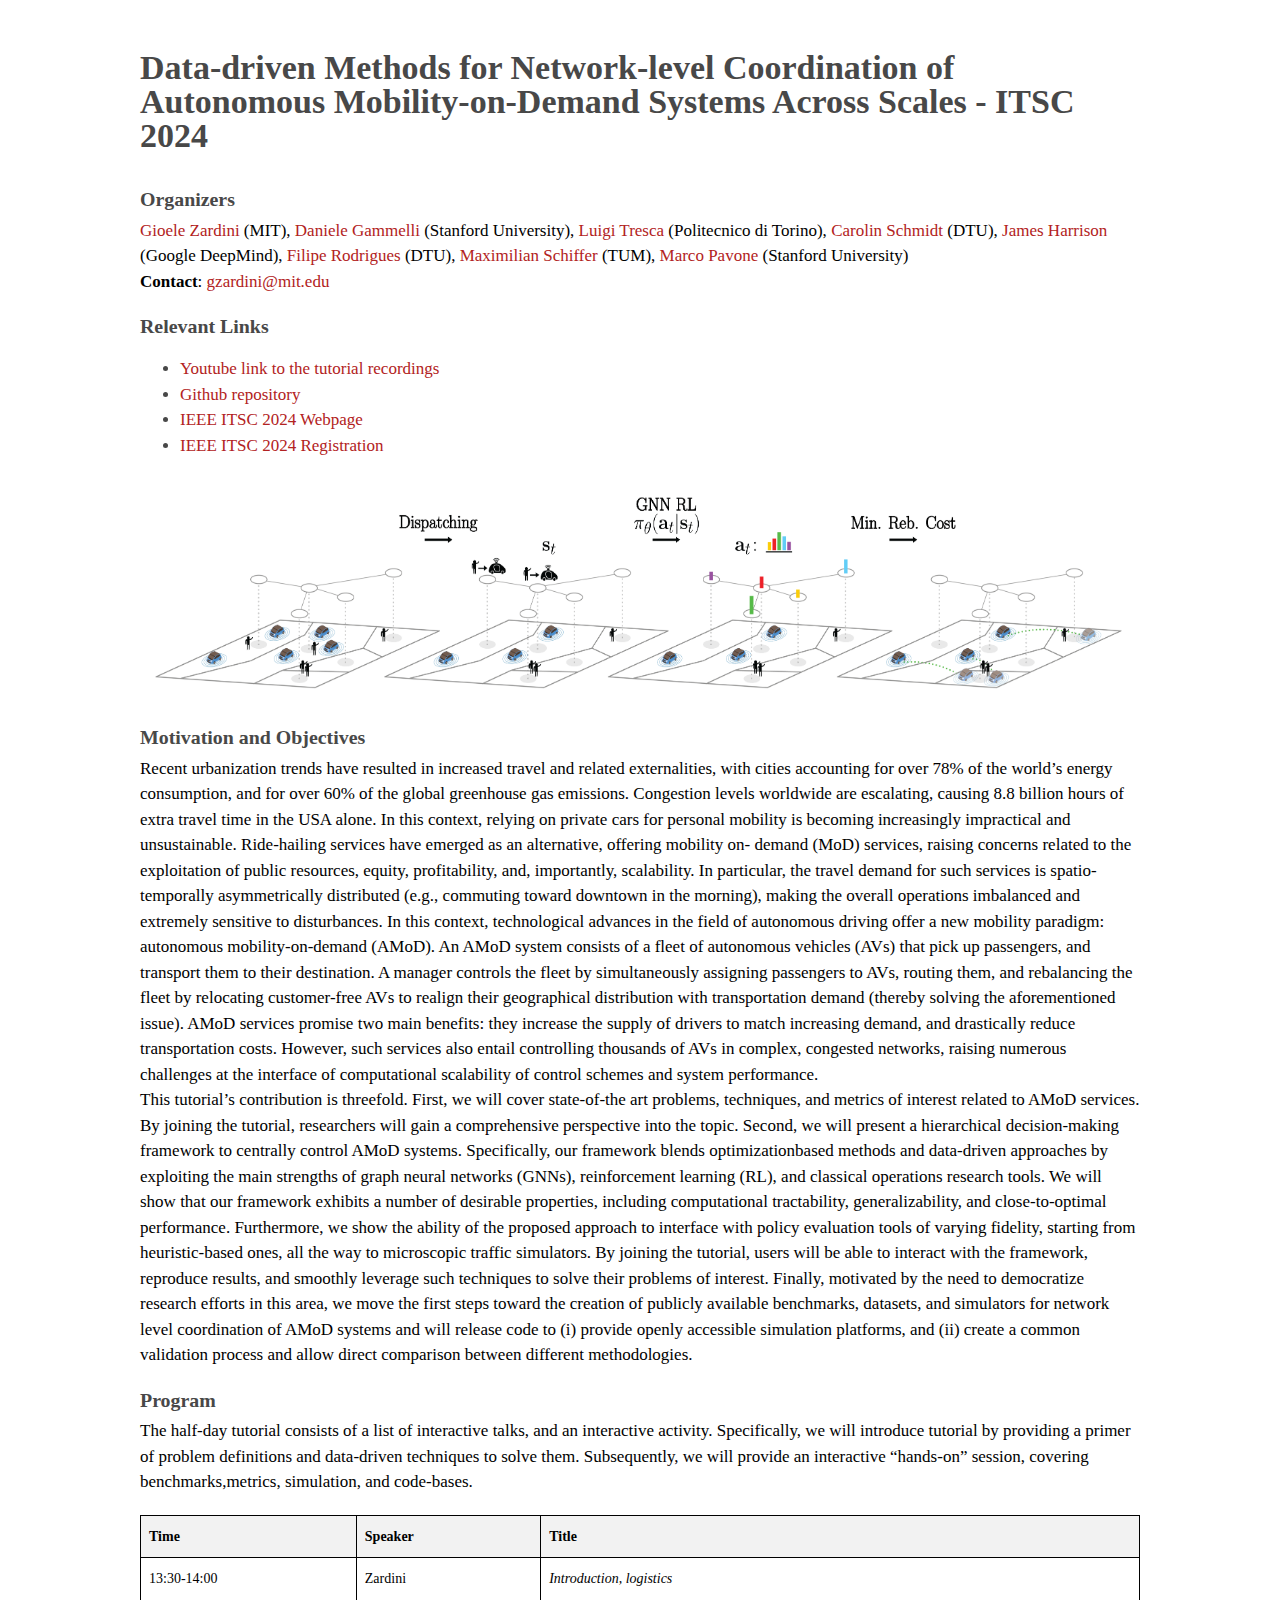
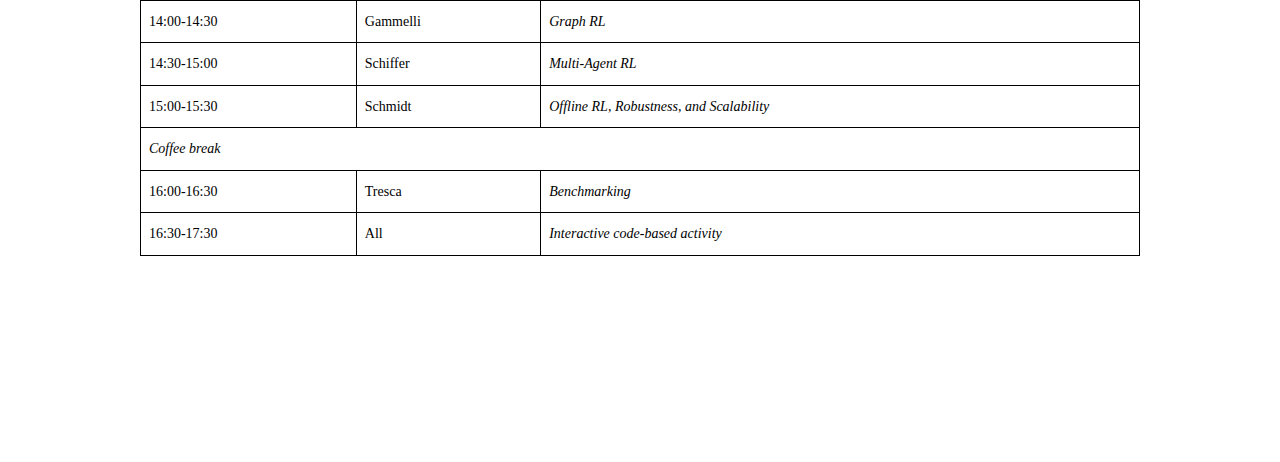
<file: index.html>
<!doctype html>
<html>
	<head>

</script>
		<link rel="stylesheet" href="https://maxcdn.bootstrapcdn.com/font-awesome/4.4.0/css/font-awesome.min.css">



		<title>Data-driven Methods for Network-level Coordination of Autonomous Mobility-on-Demand Systems Across Scales - ITSC 2024 </title>
		<!-- Il link sotto include lo stile -->
		<link rel="stylesheet" type="text/css" href="style.css">
		<style>
			h3 {
				margin-bottom: 5px; /* Adjust this value as needed */
			}
		</style>

	</head>

	<head>
		<meta charset="UTF-8">
		<meta name="viewport" content="width=device-width, initial-scale=1.0">
		<title>Workshop Program</title>
		<style>
			table {
				width: 100%;
				border-collapse: collapse;
				margin: 20px 0;
				font-size: 14px;
			}
			th, td {
				border: 1px solid #000;
				padding: 8px;
				text-align: left;
			}
			th {
				background-color: #f2f2f2;
			}
			.multicolumn {
				text-align: center;
				font-style: italic;
			}
		</style>
	</head>

	<body>

		<h1>Data-driven Methods for Network-level Coordination of 
			Autonomous Mobility-on-Demand Systems Across Scales - ITSC 2024</h1>

			
		<h3>Organizers</h3>
		<a href="https://zardini.mit.edu"> Gioele Zardini </a> (MIT),
		<a href="https://danielegammelli.github.io"> Daniele Gammelli </a> (Stanford University),
		<a href="https://scholar.google.com/citations?user=KD4XrFEAAAAJ&hl=it"> Luigi Tresca </a> (Politecnico di Torino),
		<a href="https://scholar.google.com/citations?user=-0zHX8oAAAAJ&hl=en"> Carolin Schmidt </a> (DTU),
		<a href="https://scholar.google.com/citations?user=-tEiRFcAAAAJ&hl=en"> James Harrison </a> (Google DeepMind),
		<a href="https://fprodrigues.com"> Filipe Rodrigues </a> (DTU),
		<a href="https://www.professoren.tum.de/en/schiffer-maximilian"> Maximilian Schiffer </a> (TUM),
		<a href="https://profiles.stanford.edu/marco-pavone"> Marco Pavone </a> (Stanford University)<br>
		<b>Contact</b>: <a href="mailto:gzardini@mit.edu"> gzardini@mit.edu </a><br> 
		
		<h3>Relevant Links</h3>
		<ul>	
			<li><a href="https://www.youtube.com/playlist?list=PL8-2mtIlFIJp0JyAHLP15C5srIvpoVc2s">  Youtube link to the tutorial recordings </a></li>
			<li><a href="https://github.com/StanfordASL/RL4AMOD"> Github repository </a></li>
			<li><a href="https://ieee-itsc.org/2024/"> IEEE ITSC 2024 Webpage </a></li>
			<li><a href="https://ieee-itsc.org/2024/registration/"> IEEE ITSC 2024 Registration </a></li>
		</ul>
		
		<img src=3-step-framework.png style="height:230px;width:100%;float:right;margin-bottom:20px;"/>

		<!-- <p class="bounded"> -->

		<h3>Motivation and Objectives</h3>
		Recent urbanization trends have resulted in increased travel and related externalities, with cities accounting for over 78% of the world’s energy consumption, and for over 60% of the global greenhouse gas emissions. Congestion levels worldwide are escalating, causing 8.8 billion hours of extra travel time in the USA alone. In this context, relying on private cars for personal mobility is becoming increasingly impractical and unsustainable. Ride-hailing services have emerged as an alternative, offering mobility on- demand (MoD) services, raising concerns related to the exploitation of public resources, equity, profitability, and, importantly, scalability. In particular, the travel demand for such services is spatio-temporally asymmetrically distributed (e.g., commuting toward downtown in the morning), making the overall operations imbalanced and extremely sensitive to disturbances. In this context, technological advances in the field of autonomous driving offer a new mobility paradigm: autonomous mobility-on-demand (AMoD). An AMoD system consists of a fleet of autonomous vehicles (AVs) that pick up passengers, and transport them to their destination. A manager controls the fleet by simultaneously assigning passengers to AVs, routing them, and rebalancing the fleet by relocating customer-free AVs to realign their geographical distribution with transportation demand (thereby solving the aforementioned issue). AMoD services promise two main benefits: they increase the supply of drivers to match increasing demand, and drastically reduce transportation costs. However, such services also entail controlling thousands of AVs in complex, congested networks, raising numerous challenges at the interface of computational scalability of control schemes and system performance.<br>
		
		This tutorial’s contribution is threefold. First, we will cover state-of-the art problems, techniques, and metrics of interest related to AMoD services. By joining the tutorial, researchers will gain a comprehensive perspective into the topic. Second, we will present a hierarchical decision-making framework to centrally control AMoD systems. Specifically, our framework blends optimizationbased methods and data-driven approaches by exploiting the main strengths of graph neural networks (GNNs), reinforcement learning (RL), and classical operations research tools. We will show that our framework exhibits a number of desirable properties, including computational tractability, generalizability, and close-to-optimal performance. Furthermore, we show the ability of the proposed approach to interface with policy evaluation tools of varying fidelity, starting from heuristic-based ones, all the way to microscopic traffic simulators. By joining the tutorial, users will be able to interact with the framework, reproduce results, and smoothly leverage such techniques to solve their problems of interest. Finally, motivated by the need to democratize research efforts in this area, we move the first steps toward the creation of publicly available benchmarks, datasets, and simulators for network level coordination of AMoD systems and will release code	to (i) provide openly accessible simulation platforms, and (ii) create a common validation process and allow direct comparison between different methodologies.

		<h3>Program</h3>
		The half-day tutorial consists of a list of interactive talks, and an interactive activity. Specifically, we will introduce tutorial by providing a primer of problem definitions and data-driven techniques to solve them. Subsequently, we will provide an interactive “hands-on” session, covering benchmarks,metrics, simulation, and code-bases.
		
    <table>
        <thead>
            <tr>
                <th>Time</th>
                <th>Speaker</th>
                <th>Title</th>
            </tr>
        </thead>
        <tbody>
            <tr>
                <td>13:30-14:00</td>
                <td>Zardini</td>
                <td><em>Introduction, logistics</em></td>
            </tr>
            <tr>
                <td>14:00-14:30</td>
                <td>Gammelli</td>
                <td><em>Graph RL</em></td>
            </tr>
            <tr>
                <td>14:30-15:00</td>
                <td>Schiffer</td>
                <td><em>Multi-Agent RL</em></td>
            </tr>
            <tr>
                <td>15:00-15:30</td>
                <td>Schmidt</td>
                <td><em>Offline RL, Robustness, and Scalability</em></td>
            </tr>
            <tr class="multicolumn">
                <td colspan="3">Coffee break</td>
            </tr>
            <tr>
                <td>16:00-16:30</td>
                <td>Tresca</td>
                <td><em>Benchmarking</em></td>
            </tr>
            <tr>
                <td>16:30-17:30</td>
                <td>All</td>
                <td><em>Interactive code-based activity</em></td>
            </tr>
        </tbody>
    </table>


	</body>

	<p style="margin-bottom:5cm;"></p>
	
</html>
</file>
<file: style.css>
body {
  background: #FFFFFF;
  font-family: Optima;
  font-size:17px;
  max-width: 1000px;
  margin: auto;
  padding: 1em;
  line-height: 1.5em;
}

header {
  background: #FFFFFF;
  font-family: Optima;
  font-weight: bold;
}

footer {
  background: #FFFFFF;
  font-family: Optima;
  font-weight: bold;
  margin: 2em 0px 10em 0px;
}

h1, h2, h3, p, li {
  color: #484848;
}

h1 {
  margin: 1em 0px 1em 0px;
  line-height: 1;
}

h2 {
  margin: 2em 0px 0px 0px;
}

a {
  text-decoration: none;
  color: #B22222;
}

nav ul {
  text-align: center;
}

nav ul li {
  display: inline-block;
  list-style-type: none;
  color: #484848;
}

nav ul li:not(:first-child):before {
    padding: 1em;
    margin: 0px;
    content: "|";
}

nav ul li a {
  text-decoration: none;
  color: #484848;
}

footer ul {
  text-align: center;
}

footer ul li {
  display: inline-block;
  list-style-type: none;
  color: #484848;
}

footer ul li:not(:first-child):before {
    padding: 1em;
    margin: 0px;
    content: "|";
}

footer ul li a {
  text-decoration: none;
  color: #484848;
}

footer img {
  display:inline-block;
  vertical-align:middle;
  padding: 0px;
  margin: 0px;
}

.bounded{
  width: 380px;
}

.button {
  background-color: white;
  cursor: pointer;
  border: none;
  color: black;
  padding: 0px;
  margin-top: 0px;
  margin-bottom: 0px;
  margin-left: 0px;
  margin-right: 10px;
  text-align: center;
  font-family: Optima;
  font-size: 12pt;
}

.boxabstract {
  width: 100%;
  padding: 5px 5px;
  text-align: justify;
  background-color: Gainsboro;
  margin-top: 10px;
}
</file>
